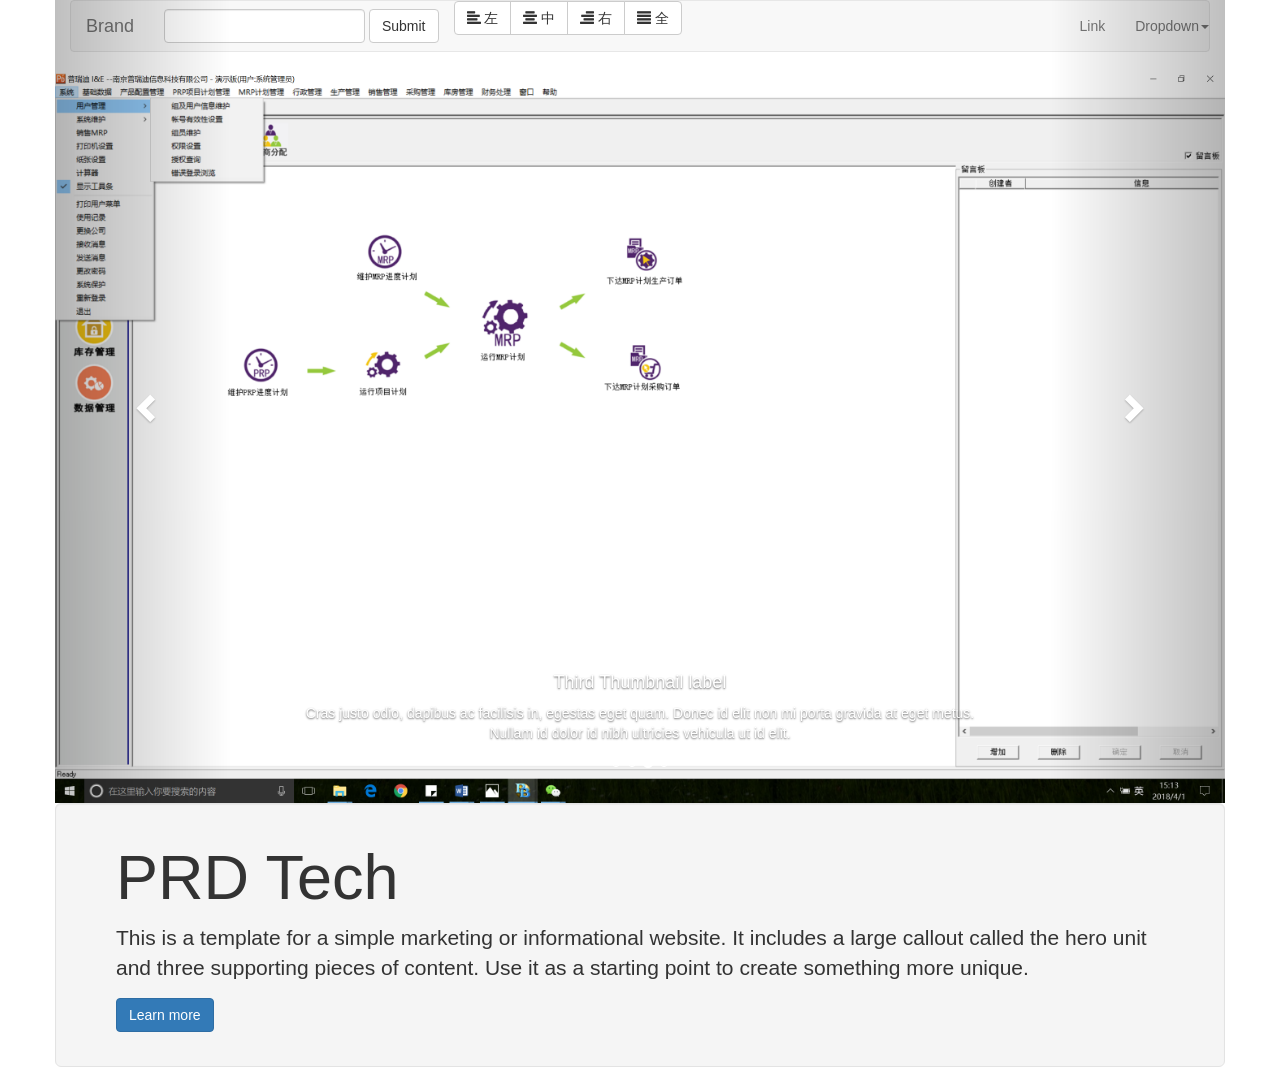
<file: src/main/resources/templates/first_page.html>
<!DOCTYPE html>
<html lang="en">
<head>
    <meta charset="UTF-8">
    <link rel="stylesheet" href="../static/bootstrap/css/bootstrap.min.css">
    <link rel="stylesheet" href="../static/css/icon.css">
    <link rel="stylesheet" href="../static/css/easy_index.css">
    <link rel="shortcut icon" href="../static/images/favicon-32.ico" type="image/x-icon"/>
    <title>Title</title>
</head>
<body>
<div class="container">
    <div class="row clearfix">
        <div class="col-md-12 column">
            <nav class="navbar navbar-default" role="navigation">
                <div class="navbar-header">
                    <button type="button" class="navbar-toggle" data-toggle="collapse" data-target="#bs-example-navbar-collapse-1"> <span class="sr-only">Toggle navigation</span><span class="icon-bar"></span><span class="icon-bar"></span><span class="icon-bar"></span></button> <a class="navbar-brand" href="#">Brand</a>
                </div>

                <div class="btn-group">
                    <button class="btn btn-default" type="button"><em class="glyphicon glyphicon-align-left"></em> 左</button> <button class="btn btn-default" type="button"><em class="glyphicon glyphicon-align-center"></em> 中</button> <button class="btn btn-default" type="button"><em class="glyphicon glyphicon-align-right"></em> 右</button> <button class="btn btn-default" type="button"><em class="glyphicon glyphicon-align-justify"></em> 全</button>
                </div>
                    <form class="navbar-form navbar-left" role="search">
                        <div class="form-group">
                            <input class="form-control" type="text" />
                        </div> <button type="submit" class="btn btn-default">Submit</button>
                    </form>
                    <ul class="nav navbar-nav navbar-right">
                        <li>
                            <a href="#">Link</a>
                        </li>
                        <li class="dropdown">
                            <a href="#" class="dropdown-toggle" data-toggle="dropdown">Dropdown<strong class="caret"></strong></a>
                            <ul class="dropdown-menu">

                            </ul>
                        </li>
                    </ul>
                </div>

            </nav>
            <div class="carousel slide" id="carousel-298047">
                <ol class="carousel-indicators">
                    <li data-slide-to="0" data-target="#carousel-298047">
                    </li>
                    <li data-slide-to="1" data-target="#carousel-298047">
                    </li>
                    <li data-slide-to="2" data-target="#carousel-298047" class="active">
                    </li>
                    <li data-slide-to="3" data-target="#carousel-298047">
                    </li>
                </ol>
                <div class="carousel-inner">
                    <div class="item">
                        <img alt="" src="../static/images/default_003.png" />
                        <div class="carousel-caption">
                            <h4>
                                First Thumbnail label
                            </h4>
                            <p>
                                Cras justo odio, dapibus ac facilisis in, egestas eget quam. Donec id elit non mi porta gravida at eget metus. Nullam id dolor id nibh ultricies vehicula ut id elit.
                            </p>
                        </div>
                    </div>
                    <div class="item">
                        <img alt="" src="../static/images/default_004.png" />
                        <div class="carousel-caption">
                            <h4>
                                First Thumbnail label
                            </h4>
                            <p>
                                Cras justo odio, dapibus ac facilisis in, egestas eget quam. Donec id elit non mi porta gravida at eget metus. Nullam id dolor id nibh ultricies vehicula ut id elit.
                            </p>
                        </div>
                    </div>
                    <div class="item">
                        <img alt="" src="../static/images/default_005.png" />
                        <div class="carousel-caption">
                            <h4>
                                Second Thumbnail label
                            </h4>
                            <p>
                                Cras justo odio, dapibus ac facilisis in, egestas eget quam. Donec id elit non mi porta gravida at eget metus. Nullam id dolor id nibh ultricies vehicula ut id elit.
                            </p>
                        </div>
                    </div>
                    <div class="item active">
                        <img alt="" src="../static/images/default_006.png" />
                        <div class="carousel-caption">
                            <h4>
                                Third Thumbnail label
                            </h4>
                            <p>
                                Cras justo odio, dapibus ac facilisis in, egestas eget quam. Donec id elit non mi porta gravida at eget metus. Nullam id dolor id nibh ultricies vehicula ut id elit.
                            </p>
                        </div>
                    </div>
                </div> <a class="left carousel-control" href="#carousel-298047" data-slide="prev"><span class="glyphicon glyphicon-chevron-left"></span></a> <a class="right carousel-control" href="#carousel-298047" data-slide="next"><span class="glyphicon glyphicon-chevron-right"></span></a>
            </div>
            <div class="jumbotron well">
                <h1>
                    PRD Tech
                </h1>
                <p>
                    This is a template for a simple marketing or informational website. It includes a large callout called the hero unit and three supporting pieces of content. Use it as a starting point to create something more unique.
                </p>
                <p>
                    <a class="btn btn-primary btn-large" href="#">Learn more</a>
                </p>
            </div>
        </div>
    </div>
</div>

</body>


<script src="../static/js/jquery-3.2.1.min.js"></script>
<script src="../static/bootstrap/js/bootstrap.min.js"></script>
</html>
</file>
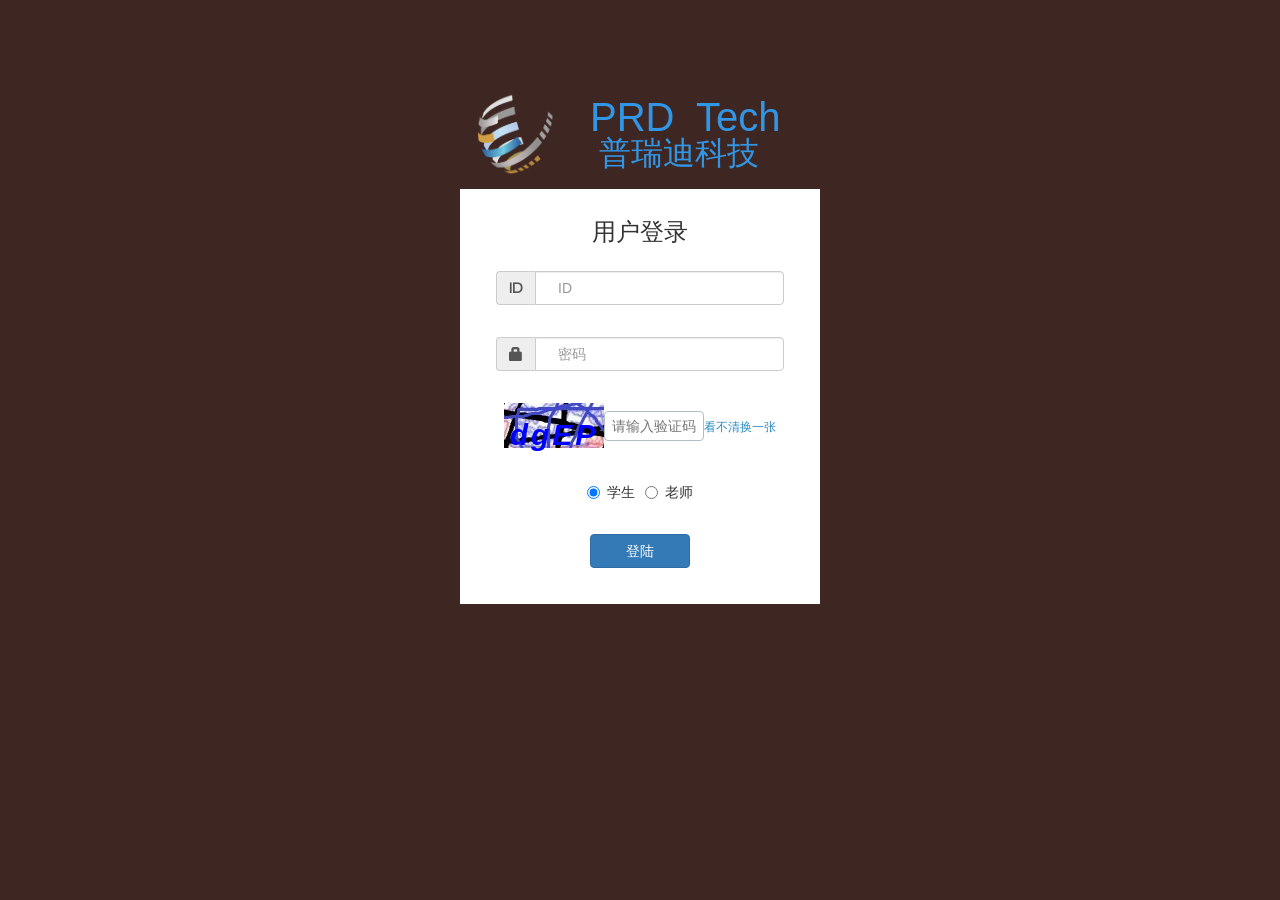
<file: src/main/resources/templates/login.html>
<!DOCTYPE html>
<html lang="en">
<head>
    <meta charset="UTF-8">
    <link rel="stylesheet" href="../static/bootstrap/css/bootstrap.min.css">
    <link rel="shortcut icon" href="../static/images/favicon-32.ico" type="image/x-icon"/>
    <link rel="stylesheet" href="../static/css/login.css">
    <link rel="stylesheet" href="../static/css/icon.css">

    <title>登录界面</title>

</head>
<body onload="createCode()" style="background-color:#3e2723;">
<div class="container">
    <div class="row">
        <div class="col-xs-12">
            <div class="login-box">
                <div><img id="top-logo" src="../static/images/logo.png"></div>
                <div id="logo-text"><span id="logo-text-en">PRD &nbsp;Tech</span><br><span id="logo-text-cn">&nbsp;普瑞迪科技</span></div>
            <div class="login-box-body">
                <div class="login-title"><h3>用户登录</h3></div>
                <div class="input-group">
                    <span class="input-group-addon"><i class="iconfont_2">&#xe611;</i></span>
                    <input id="id" type="text" class="form-control" v-model="id" placeholder="ID">
                </div>
                <div class="input-group">
                    <span class="input-group-addon"><i class="glyphicon glyphicon-lock"></i></span>
                    <input id="password" type="password" class="form-control" v-model="password" placeholder="密码">
                </div>


                <div class="input-group">
                    <table border="0" cellspacing="5" cellpadding="5" >
                        <tr>
                            <td> <div class="code" id="checkCode" onclick="createCode()" ></div></td>
                            <td><input  style=" float:right; width: 100px ; height:30px;border: 0.5px solid #b0bec5; -webkit-border-radius: 4px;-moz-border-radius: 4px;border-radius: 4px; text-align: center"  type="text"   id="inputCode" placeholder="请输入验证码"/></td>
                            <td> <a  href="#" onclick="createCode()">看不清换一张</a></td>
                        </tr>
                    </table>
                </div>

                <div class="input-group">
                    <label class="radio-inline">
                        <input type="radio" name="radio" id="radio1" value="student" checked> 学生
                    </label>
                    <label class="radio-inline">
                        <input type="radio" name="radio" id="radio2"  value="teacher"> 老师
                    </label>
                </div>
                <div class="input-group"><button id="login-button" onclick="userLogin();" type="submit" class="btn btn-primary">登陆</button></div>
            </div>
            </div>
        </div>
    </div>
</div>

<div id="login-alert" class="alert alert-info alert-dismissible fade in" role=alert>
    <button  type="button" class="close" data-dismiss="alert" aria-label="Close" >
        <span aria-hidden="true">&times;</span>
    </button>
    <span>alert content</span>
</div>


<script src="../static/js/jquery-3.2.1.min.js"></script>
<script src="../static/js/js.cookie.js"></script>
<script src="../static/js/vue.js"></script>
<script src="../static/bootstrap/js/bootstrap.min.js"></script>
<script src="./constant.js"></script>
<script>
    $(document).ready(function(){
        $("#id").keydown(function(event){
            if(event.which === 13)
                $("#password")[0].focus();
        });
        $("#password").keydown(function(event){
            if(event.which === 13)
                $("#login-button").click(userLogin());
        });

    });

        function userLogin() {


            var inputCode = document.getElementById("inputCode").value;
            if (inputCode.length <= 0)
            {
                alert("请输入验证码！");
            } else if (inputCode.toUpperCase() == code.toUpperCase()) {

                var Id, Password, Radio;

                Id = $('#id').val();
                Password = $('#password').val();
                Radio = $('input[name="radio"]:checked').val();

                var objJson = {
                    "id":Id,
                    "password":Password,
                    "radio":Radio
                };
                if(Id!=null && Id!=""  && Password!=null && Password!="" ){

                    //validateCode();
                    $.post("http://"+ getLocalIP() +":8080/login",
                        JSON.stringify(objJson),
                        function(data) {
                            if(data.code == 0){


                                if(Radio == "student"){
                                    Cookies.set('s_id', Id,{ expires: 7, path: '' });
                                    Cookies.set('s_account', data.data.account, { expires: 7, path: '' });
                                    alert(Cookies.get('s_account'));
                                    window.open("index_student.html", "_self");
                                }else{
                                    Cookies.set('t_id', Id,{ expires: 7, path: '' });
                                    Cookies.set('t_account', data.data.account, { expires: 7, path: '' });
                                    alert(Cookies.get('t_account'));
                                    window.open("index_teacher.html", "_self");
                                }
                            }
                            else
                                alert(data.msg);
                        },
                        "JSON"
                    )
                }else{
                    alert("关键输入为空！");
                }

            } else {

                alert("验证码输入有误！");
                createCode();
            }


        }

    //生成验证码
    var code;
    function createCode() {
        code = "";
        var codeLength = 4; //验证码的长度
        var checkCode = document.getElementById("checkCode");
        var codeChars = new Array(0, 1, 2, 3, 4, 5, 6, 7, 8, 9,
            'a','b','c','d','e','f','g','h','i','j','k','l','m','n','o','p','q','r','s','t','u','v','w','x','y','z',
            'A', 'B', 'C', 'D', 'E', 'F', 'G', 'H', 'I', 'J', 'K', 'L', 'M', 'N', 'O', 'P', 'Q', 'R', 'S', 'T', 'U', 'V', 'W', 'X', 'Y', 'Z'); //所有候选组成验证码的字符，当然也可以用中文的
        for (var i = 0; i < codeLength; i++) {
            var charNum = Math.floor(Math.random() * 52);
            code += codeChars[charNum];
        }
        if (checkCode) {
            checkCode.className = "code";
            checkCode.innerHTML = code;
        }
    }


</script>

</body>
</html>
</file>
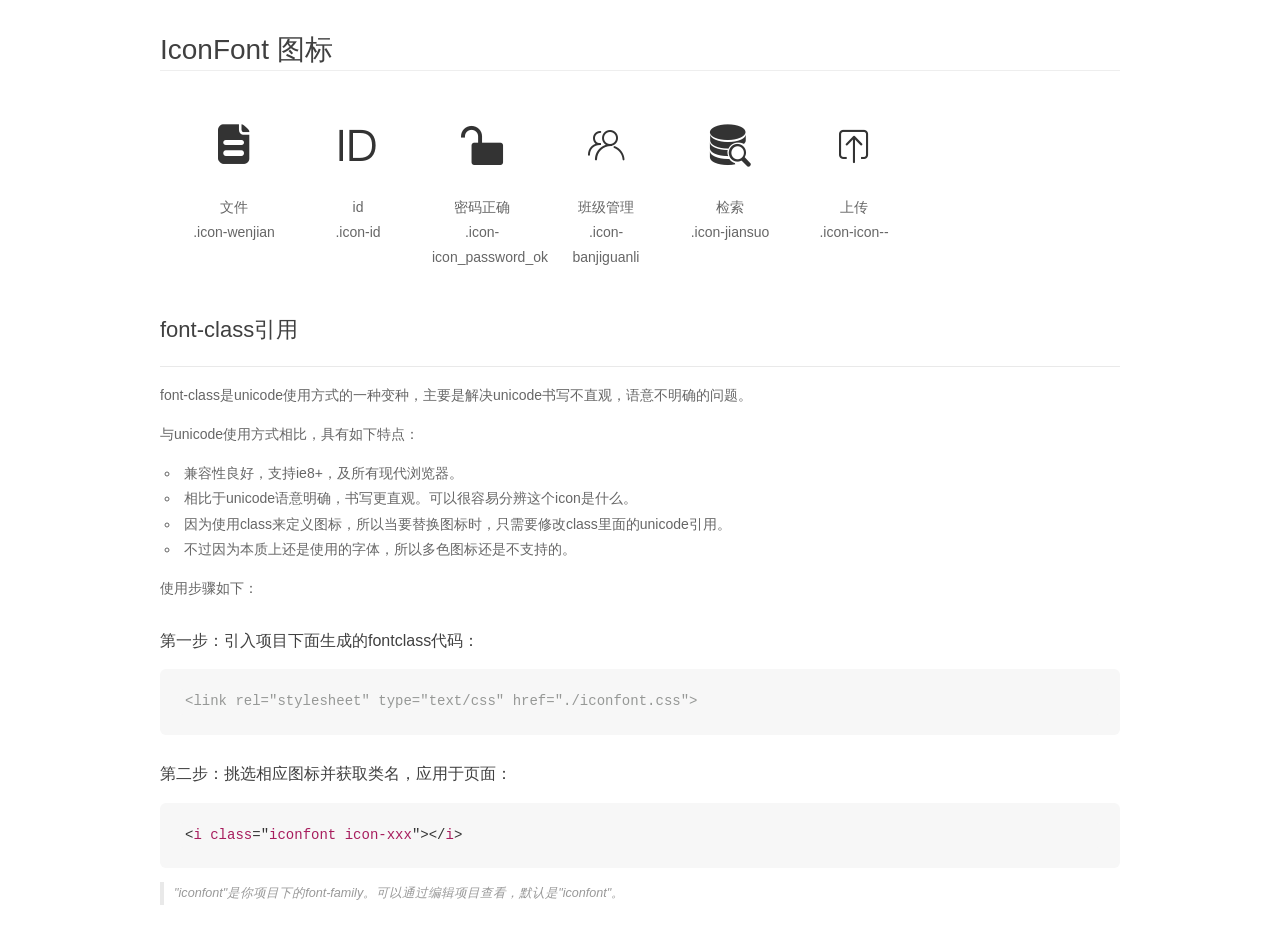
<file: src/main/resources/static/font/demo_fontclass.html>
<!DOCTYPE html>
<html>
<head>
    <meta charset="utf-8"/>
    <title>IconFont</title>
    <link rel="stylesheet" href="demo.css">
    <link rel="stylesheet" href="iconfont.css">
</head>
<body>
    <div class="main markdown">
        <h1>IconFont 图标</h1>
        <ul class="icon_lists clear">
            
                <li>
                <i class="icon iconfont icon-wenjian"></i>
                    <div class="name">文件</div>
                    <div class="fontclass">.icon-wenjian</div>
                </li>
            
                <li>
                <i class="icon iconfont icon-id"></i>
                    <div class="name">id</div>
                    <div class="fontclass">.icon-id</div>
                </li>
            
                <li>
                <i class="icon iconfont icon-icon_password_ok"></i>
                    <div class="name">密码正确</div>
                    <div class="fontclass">.icon-icon_password_ok</div>
                </li>
            
                <li>
                <i class="icon iconfont icon-banjiguanli"></i>
                    <div class="name">班级管理</div>
                    <div class="fontclass">.icon-banjiguanli</div>
                </li>
            
                <li>
                <i class="icon iconfont icon-jiansuo"></i>
                    <div class="name">检索</div>
                    <div class="fontclass">.icon-jiansuo</div>
                </li>
            
                <li>
                <i class="icon iconfont icon-icon--"></i>
                    <div class="name">上传</div>
                    <div class="fontclass">.icon-icon--</div>
                </li>
            
        </ul>

        <h2 id="font-class-">font-class引用</h2>
        <hr>

        <p>font-class是unicode使用方式的一种变种，主要是解决unicode书写不直观，语意不明确的问题。</p>
        <p>与unicode使用方式相比，具有如下特点：</p>
        <ul>
        <li>兼容性良好，支持ie8+，及所有现代浏览器。</li>
        <li>相比于unicode语意明确，书写更直观。可以很容易分辨这个icon是什么。</li>
        <li>因为使用class来定义图标，所以当要替换图标时，只需要修改class里面的unicode引用。</li>
        <li>不过因为本质上还是使用的字体，所以多色图标还是不支持的。</li>
        </ul>
        <p>使用步骤如下：</p>
        <h3 id="-fontclass-">第一步：引入项目下面生成的fontclass代码：</h3>


        <pre><code class="lang-js hljs javascript"><span class="hljs-comment">&lt;link rel="stylesheet" type="text/css" href="./iconfont.css"&gt;</span></code></pre>
        <h3 id="-">第二步：挑选相应图标并获取类名，应用于页面：</h3>
        <pre><code class="lang-css hljs">&lt;<span class="hljs-selector-tag">i</span> <span class="hljs-selector-tag">class</span>="<span class="hljs-selector-tag">iconfont</span> <span class="hljs-selector-tag">icon-xxx</span>"&gt;&lt;/<span class="hljs-selector-tag">i</span>&gt;</code></pre>
        <blockquote>
        <p>"iconfont"是你项目下的font-family。可以通过编辑项目查看，默认是"iconfont"。</p>
        </blockquote>
    </div>
</body>
</html>
</file>
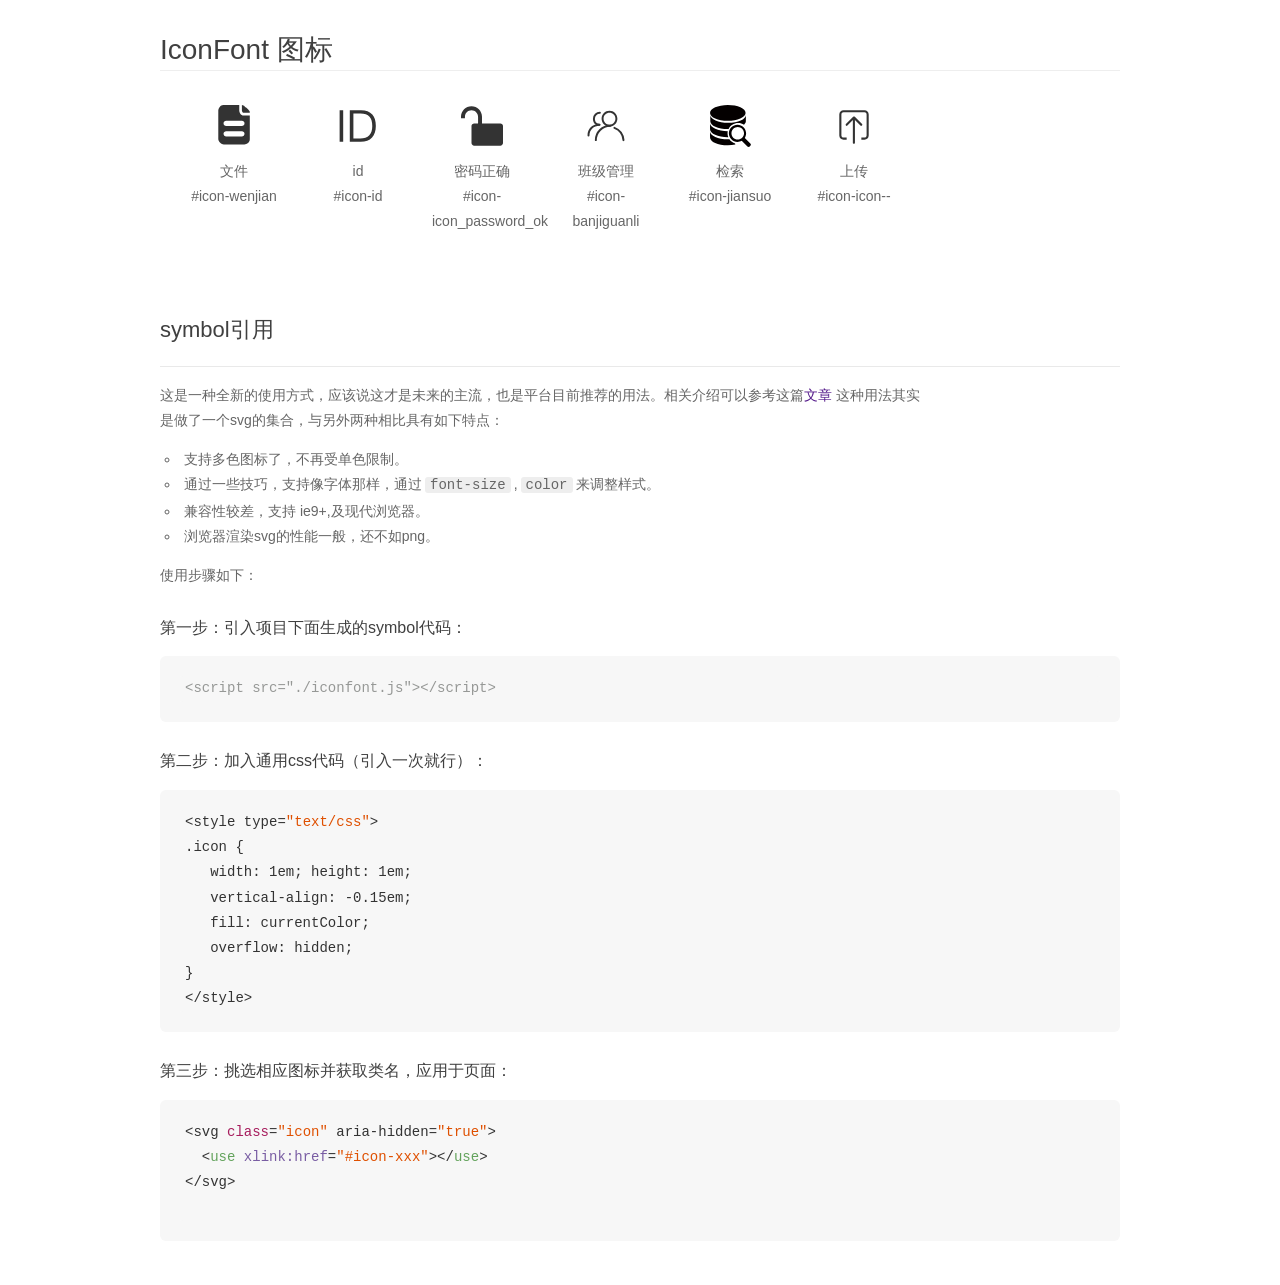
<file: src/main/resources/static/font/demo_symbol.html>
<!DOCTYPE html>
<html>
<head>
    <meta charset="utf-8"/>
    <title>IconFont</title>
    <link rel="stylesheet" href="demo.css">
    <script src="iconfont.js"></script>

    <style type="text/css">
        .icon {
          /* 通过设置 font-size 来改变图标大小 */
          width: 1em; height: 1em;
          /* 图标和文字相邻时，垂直对齐 */
          vertical-align: -0.15em;
          /* 通过设置 color 来改变 SVG 的颜色/fill */
          fill: currentColor;
          /* path 和 stroke 溢出 viewBox 部分在 IE 下会显示
             normalize.css 中也包含这行 */
          overflow: hidden;
        }

    </style>
</head>
<body>
    <div class="main markdown">
        <h1>IconFont 图标</h1>
        <ul class="icon_lists clear">
            
                <li>
                    <svg class="icon" aria-hidden="true">
                        <use xlink:href="#icon-wenjian"></use>
                    </svg>
                    <div class="name">文件</div>
                    <div class="fontclass">#icon-wenjian</div>
                </li>
            
                <li>
                    <svg class="icon" aria-hidden="true">
                        <use xlink:href="#icon-id"></use>
                    </svg>
                    <div class="name">id</div>
                    <div class="fontclass">#icon-id</div>
                </li>
            
                <li>
                    <svg class="icon" aria-hidden="true">
                        <use xlink:href="#icon-icon_password_ok"></use>
                    </svg>
                    <div class="name">密码正确</div>
                    <div class="fontclass">#icon-icon_password_ok</div>
                </li>
            
                <li>
                    <svg class="icon" aria-hidden="true">
                        <use xlink:href="#icon-banjiguanli"></use>
                    </svg>
                    <div class="name">班级管理</div>
                    <div class="fontclass">#icon-banjiguanli</div>
                </li>
            
                <li>
                    <svg class="icon" aria-hidden="true">
                        <use xlink:href="#icon-jiansuo"></use>
                    </svg>
                    <div class="name">检索</div>
                    <div class="fontclass">#icon-jiansuo</div>
                </li>
            
                <li>
                    <svg class="icon" aria-hidden="true">
                        <use xlink:href="#icon-icon--"></use>
                    </svg>
                    <div class="name">上传</div>
                    <div class="fontclass">#icon-icon--</div>
                </li>
            
        </ul>


        <h2 id="symbol-">symbol引用</h2>
        <hr>

        <p>这是一种全新的使用方式，应该说这才是未来的主流，也是平台目前推荐的用法。相关介绍可以参考这篇<a href="">文章</a>
        这种用法其实是做了一个svg的集合，与另外两种相比具有如下特点：</p>
        <ul>
          <li>支持多色图标了，不再受单色限制。</li>
          <li>通过一些技巧，支持像字体那样，通过<code>font-size</code>,<code>color</code>来调整样式。</li>
          <li>兼容性较差，支持 ie9+,及现代浏览器。</li>
          <li>浏览器渲染svg的性能一般，还不如png。</li>
        </ul>
        <p>使用步骤如下：</p>
        <h3 id="-symbol-">第一步：引入项目下面生成的symbol代码：</h3>
        <pre><code class="lang-js hljs javascript"><span class="hljs-comment">&lt;script src="./iconfont.js"&gt;&lt;/script&gt;</span></code></pre>
        <h3 id="-css-">第二步：加入通用css代码（引入一次就行）：</h3>
        <pre><code class="lang-js hljs javascript">&lt;style type=<span class="hljs-string">"text/css"</span>&gt;
.icon {
   width: <span class="hljs-number">1</span>em; height: <span class="hljs-number">1</span>em;
   vertical-align: <span class="hljs-number">-0.15</span>em;
   fill: currentColor;
   overflow: hidden;
}
&lt;<span class="hljs-regexp">/style&gt;</span></code></pre>
        <h3 id="-">第三步：挑选相应图标并获取类名，应用于页面：</h3>
        <pre><code class="lang-js hljs javascript">&lt;svg <span class="hljs-class"><span class="hljs-keyword">class</span></span>=<span class="hljs-string">"icon"</span> aria-hidden=<span class="hljs-string">"true"</span>&gt;<span class="xml"><span class="hljs-tag">
  &lt;<span class="hljs-name">use</span> <span class="hljs-attr">xlink:href</span>=<span class="hljs-string">"#icon-xxx"</span>&gt;</span><span class="hljs-tag">&lt;/<span class="hljs-name">use</span>&gt;</span>
</span>&lt;<span class="hljs-regexp">/svg&gt;
        </span></code></pre>
    </div>
</body>
</html>
</file>
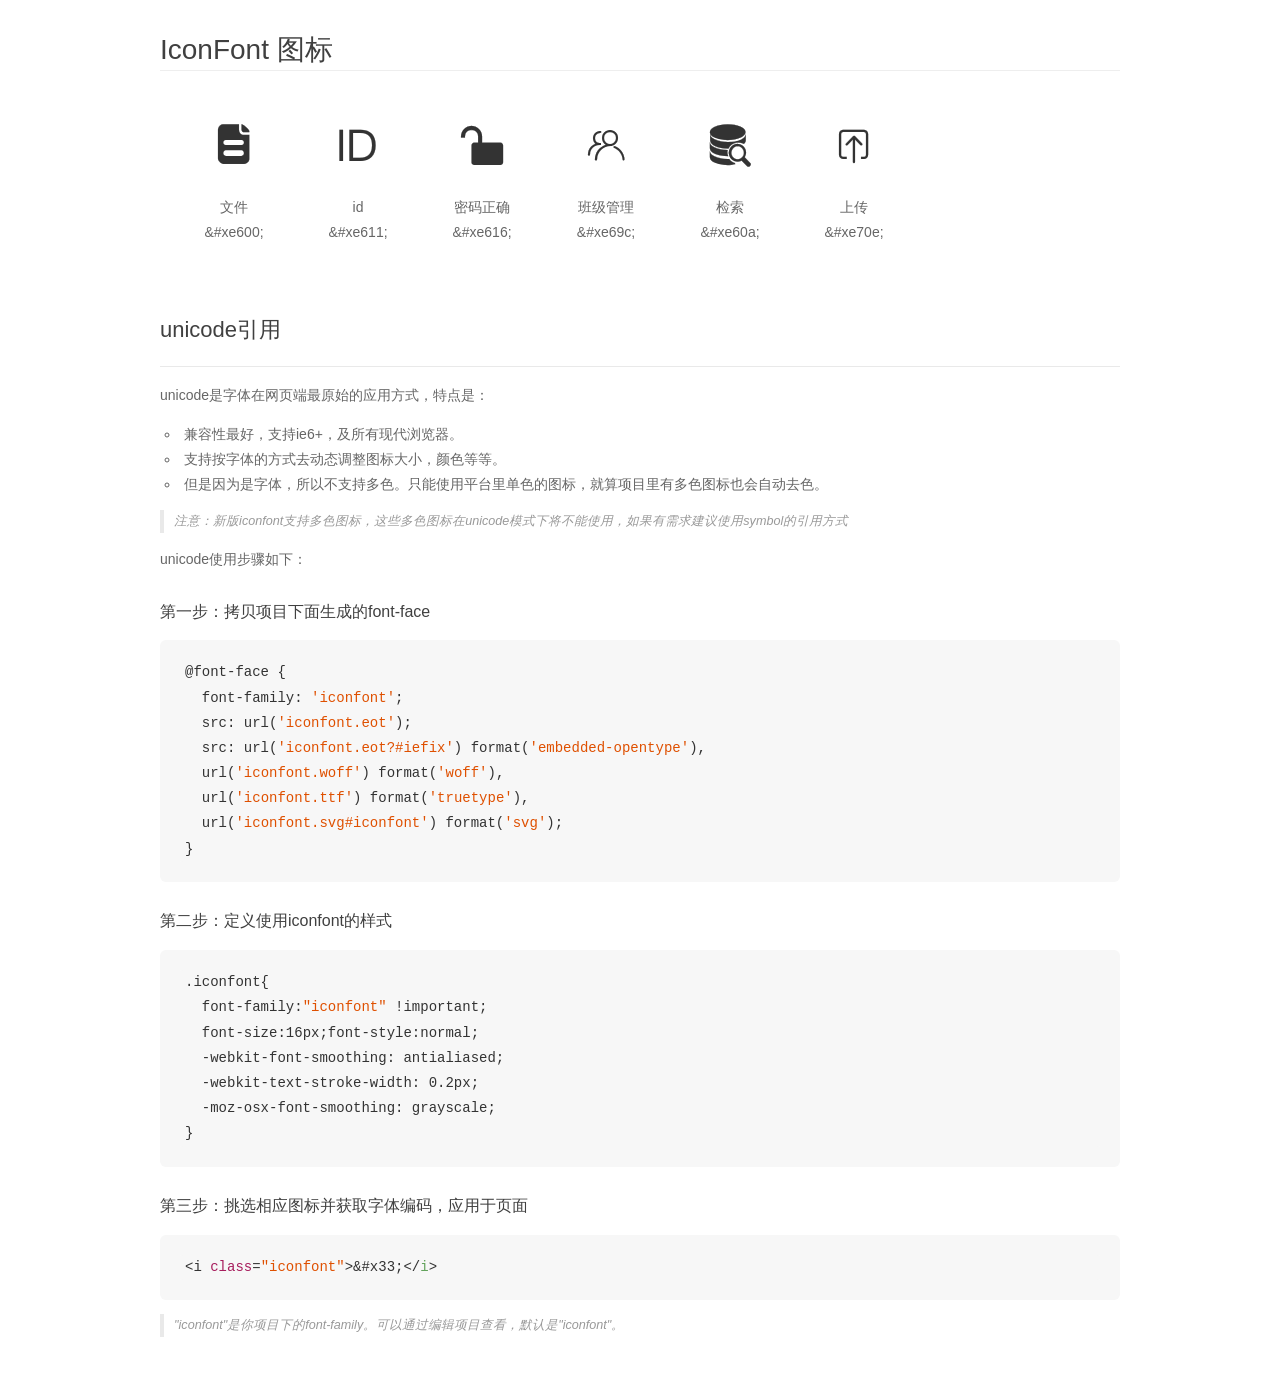
<file: src/main/resources/static/font/demo_unicode.html>
<!DOCTYPE html>
<html>
<head>
    <meta charset="utf-8"/>
    <title>IconFont</title>
    <link rel="stylesheet" href="demo.css">

    <style type="text/css">

        @font-face {font-family: "iconfont";
          src: url('iconfont.eot'); /* IE9*/
          src: url('iconfont.eot#iefix') format('embedded-opentype'), /* IE6-IE8 */
          url('iconfont.woff') format('woff'), /* chrome, firefox */
          url('iconfont.ttf') format('truetype'), /* chrome, firefox, opera, Safari, Android, iOS 4.2+*/
          url('iconfont.svg#iconfont') format('svg'); /* iOS 4.1- */
        }

        .iconfont {
          font-family:"iconfont" !important;
          font-size:16px;
          font-style:normal;
          -webkit-font-smoothing: antialiased;
          -webkit-text-stroke-width: 0.2px;
          -moz-osx-font-smoothing: grayscale;
        }

    </style>
</head>
<body>
    <div class="main markdown">
        <h1>IconFont 图标</h1>
        <ul class="icon_lists clear">
            
                <li>
                <i class="icon iconfont">&#xe600;</i>
                    <div class="name">文件</div>
                    <div class="code">&amp;#xe600;</div>
                </li>
            
                <li>
                <i class="icon iconfont">&#xe611;</i>
                    <div class="name">id</div>
                    <div class="code">&amp;#xe611;</div>
                </li>
            
                <li>
                <i class="icon iconfont">&#xe616;</i>
                    <div class="name">密码正确</div>
                    <div class="code">&amp;#xe616;</div>
                </li>
            
                <li>
                <i class="icon iconfont">&#xe69c;</i>
                    <div class="name">班级管理</div>
                    <div class="code">&amp;#xe69c;</div>
                </li>
            
                <li>
                <i class="icon iconfont">&#xe60a;</i>
                    <div class="name">检索</div>
                    <div class="code">&amp;#xe60a;</div>
                </li>
            
                <li>
                <i class="icon iconfont">&#xe70e;</i>
                    <div class="name">上传</div>
                    <div class="code">&amp;#xe70e;</div>
                </li>
            
        </ul>
        <h2 id="unicode-">unicode引用</h2>
        <hr>

        <p>unicode是字体在网页端最原始的应用方式，特点是：</p>
        <ul>
        <li>兼容性最好，支持ie6+，及所有现代浏览器。</li>
        <li>支持按字体的方式去动态调整图标大小，颜色等等。</li>
        <li>但是因为是字体，所以不支持多色。只能使用平台里单色的图标，就算项目里有多色图标也会自动去色。</li>
        </ul>
        <blockquote>
        <p>注意：新版iconfont支持多色图标，这些多色图标在unicode模式下将不能使用，如果有需求建议使用symbol的引用方式</p>
        </blockquote>
        <p>unicode使用步骤如下：</p>
        <h3 id="-font-face">第一步：拷贝项目下面生成的font-face</h3>
        <pre><code class="lang-js hljs javascript">@font-face {
  font-family: <span class="hljs-string">'iconfont'</span>;
  src: url(<span class="hljs-string">'iconfont.eot'</span>);
  src: url(<span class="hljs-string">'iconfont.eot?#iefix'</span>) format(<span class="hljs-string">'embedded-opentype'</span>),
  url(<span class="hljs-string">'iconfont.woff'</span>) format(<span class="hljs-string">'woff'</span>),
  url(<span class="hljs-string">'iconfont.ttf'</span>) format(<span class="hljs-string">'truetype'</span>),
  url(<span class="hljs-string">'iconfont.svg#iconfont'</span>) format(<span class="hljs-string">'svg'</span>);
}
</code></pre>
        <h3 id="-iconfont-">第二步：定义使用iconfont的样式</h3>
        <pre><code class="lang-js hljs javascript">.iconfont{
  font-family:<span class="hljs-string">"iconfont"</span> !important;
  font-size:<span class="hljs-number">16</span>px;font-style:normal;
  -webkit-font-smoothing: antialiased;
  -webkit-text-stroke-width: <span class="hljs-number">0.2</span>px;
  -moz-osx-font-smoothing: grayscale;
}
</code></pre>
        <h3 id="-">第三步：挑选相应图标并获取字体编码，应用于页面</h3>
        <pre><code class="lang-js hljs javascript">&lt;i <span class="hljs-class"><span class="hljs-keyword">class</span></span>=<span class="hljs-string">"iconfont"</span>&gt;&amp;#x33;<span class="xml"><span class="hljs-tag">&lt;/<span class="hljs-name">i</span>&gt;</span></span></code></pre>

        <blockquote>
        <p>"iconfont"是你项目下的font-family。可以通过编辑项目查看，默认是"iconfont"。</p>
        </blockquote>
    </div>


</body>
</html>
</file>
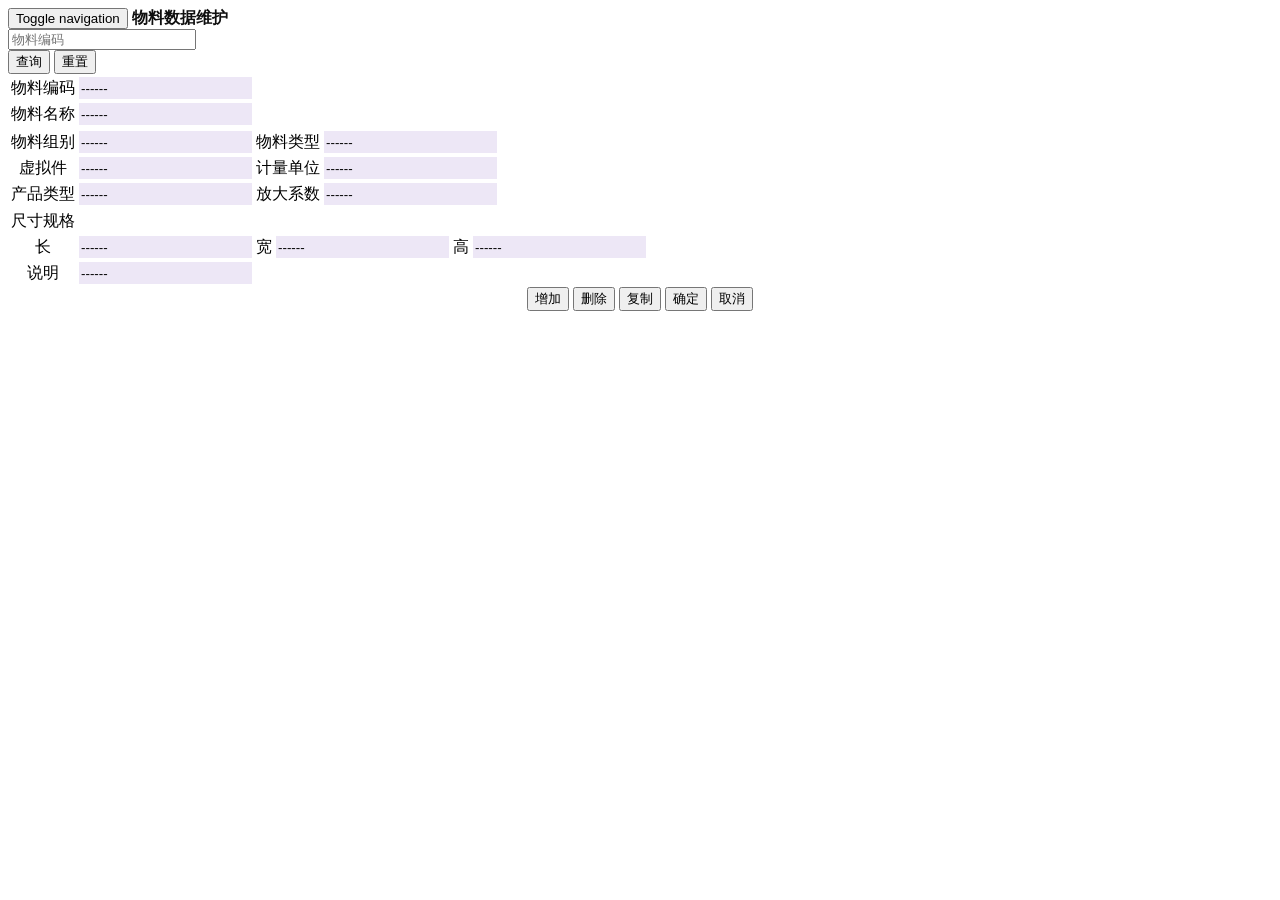
<file: src/main/resources/templates/root/m_jichu/m_tiitm001.html>
<!DOCTYPE html>
<html lang="en">
<head>
    <meta charset="UTF-8">
    <link rel="stylesheet" href="https://lvxz.github.io/bootstrap/css/bootstrap.min.css">

    <title>物料数据维护</title>
    <style>
        #tb_item,#tb_dsca,#tb_citg,#tb_kitm,#tb_ctyp,#tb_fdxs,#tb_ccc,#tb_cck,#tb_ccg,#tb_ccgg,#tb_cpha,#tb_cuni{
            height: 20px;
            border:none;
            background-color: #ede7f6;
        }
        /*#scroll{overflow-y:scroll;height:600px;}*/
        /*.info{height: auto}*/
        /*.form-control{height: 30px}*/

    </style>
</head>
<body >

<div class="container">
    <div class="row clearfix">
        <div class="col-md-12 column">

            <nav class="navbar navbar-default" role="navigation">
                <div class="navbar-header">
                    <button type="button" class="navbar-toggle" data-toggle="collapse" data-target="#bs-example-navbar-collapse-1">
                        <span class="sr-only">Toggle navigation</span>
                        <span class="icon-bar"></span>
                        <span class="icon-bar"></span>
                        <span class="icon-bar"></span>
                    </button> <a class="navbar-brand" style="color: #0f0f0f;font-weight: bold;">物料数据维护</a>
                </div>

                <div class="collapse navbar-collapse" id="bs-example-navbar-collapse-1">

                    <div class="navbar-form navbar-left" role="search">
                        <div class="form-group">
                            <input class="form-control" id="item_id" style="width: 180px" type="text" placeholder="物料编码"/>
                        </div>
                        <button class="btn btn" onclick="searchItem()">查询</button>
                        <button type="reset" class="btn btn-default">重置</button>
                    </div>
                </div>
            </nav>

            <div class="row clearfix">
                <div class="col-md-4 column" >
                    <div class="row pre-scrollable "id="scroll" style="max-height: 460px">
                            <aaa>

                            </aaa>
                    </div>

                </div>
                <div class="col-md-8 column"  style="text-align: center">
                    <table class="table table-bordered table-condensed">
                        <tbody>
                        <tr >
                            <td class="info">物料编码</td><td><input type="text" class="form-control" id="tb_item" value="------"/></td>
                        </tr>
                        <tr>
                            <td>物料名称</td><td><input type="text" class="form-control" id="tb_dsca" value="------"/></td>
                        </tr>
                        </tbody>
                    </table>

                    <table class="table table-bordered table-condensed" >
                        <tbody>

                        <tr>
                            <td>物料组别</td><td><input type="text" class="form-control" id="tb_citg" value="------"/></td>
                            <td>物料类型</td><td><input type="text" class="form-control" id="tb_kitm" value="------"/></td>
                        </tr>
                        <tr>
                            <td>虚拟件</td><td><input type="text" class="form-control" id="tb_cpha" value="------"/></td>
                            <td>计量单位</td><td><input type="text" class="form-control" id="tb_cuni" value="------"/></td>
                        </tr>
                        <tr>
                            <td>产品类型</td><td><input type="text" class="form-control" id="tb_ctyp" value="------"/></td>
                            <td>放大系数</td><td><input type="text" class="form-control" id="tb_fdxs" value="------"/></td>
                        </tr>

                        </tbody>
                    </table>

                    <table class="table table-bordered table-condensed">
                        <tbody>
                        <tr class="info">
                            <td>尺寸规格</td>
                        </tr>
                        <tr>
                            <td>长</td><td><input type="text" class="form-control" id="tb_ccc" value="------"/></td>
                            <td>宽</td><td><input type="text" class="form-control" id="tb_cck" value="------"/></td>
                            <td>高</td><td><input type="text" class="form-control" id="tb_ccg" value="------"/></td>
                        </tr>

                        <tr>
                            <td>说明</td><td><input type="text" class="form-control" id="tb_ccgg" value="------"/></td>
                        </tr>
                        </tbody>
                    </table>
                    <div class="btn-group pull-right">
                        <button class="btn btn-default" type="button">增加</button>
                        <button class="btn btn-default" type="button">删除</button>
                        <button class="btn btn-default" type="button">复制</button>
                        <button class="btn btn-default" type="button">确定</button>
                        <button class="btn btn-default" type="button">取消</button>
                    </div>
                </div>
            </div>
        </div>
    </div>
</div>
</body>

<script src="https://lvxz.github.io/bootstrap/jquery-3.2.1.min.js"></script>
<script src="https://lvxz.github.io/bootstrap/js/bootstrap.min.js"></script>
<script src="https://lvxz.github.io/js/js.cookie.js"></script>
<script>
    changeSize();
    function changeSize() {
        var wheight=$(window).height()-190;
        var count= $("table").length;
        console.log(count);
        $("table").height(wheight/count);
        $(".col-md-8").height(wheight);
        $(".col-md-4").height(wheight);
        console.log(wheight);
    }

    function test(obj) {
        $(".success").removeClass("success");
        $(obj).addClass("success");
        get_m_tiitm001_one($(obj).attr('id'));
    }

    get_m_tiitm001();
    <!--获取存储物料列表-->
    function get_m_tiitm001() {

        var objJson = {
        };
            $.post("http://127.0.0.1:8080/m_tiitm001_all",
                JSON.stringify(objJson),
                function(data) {
                    if(data.code==1){
                        console.log(data);
                        make_m_tiitm001(data.data);
                    }else {
                        alert(data.msg);
                    }
                },
                "JSON"
            )
    }

    <!--生成存储物料列表-->
    function make_m_tiitm001(data) {

        var $table = $('<table class="table table-bordered table-condensed" style="height: 600px; " ;"></table>');
        $("aaa").append($table);

        var $thead = $('<thead>' +
            '<tr class="warning">' +
            '<th>编号</th><th>物料编码</th><th>物料名称</th>' +
            '</tr></thead>');
        $($table).append($thead);

        var $tbody = $('<tbody></tbody>');
        $($table).append($tbody);

        for(var i=0 ;i<data.length;i++){
            if(i==0){
                var $tr = $('<tr onclick="test(this)" class="success" id="'+data[i].item+'"></tr>');
            }else{
                var $tr = $('<tr onclick="test(this)" id="'+data[i].item+'"></tr>');
            }

            var $td1 = $('<td>'+ (i+1) +'</td>');
            var $td2 = $('<td>'+ data[i].item +'</td>');
            var $td3 = $('<td>'+ data[i].dsca +'</td>');

            $tr.append($td1);
            $tr.append($td2);
            $tr.append($td3);
            $tbody.append($tr);
        }

        get_m_tiitm001_one(data[0].item);

    }


    <!--获取存储物料具体信息-->
    function get_m_tiitm001_one(itemId) {

        var objJson = {
            "itemId":itemId
        };

        $.post("http://127.0.0.1:8080/m_tiitm001_one",
            JSON.stringify(objJson),
            function(data) {
                if(data.code==11){
                    console.log(data);
                    make_m_tiitm001_one(data.data);
                }else {
                    alert(data.msg);
                }
            },
            "JSON"
        )
    }

    function make_m_tiitm001_one(data) {
        $('#tb_item').val(data.item);
        $('#tb_dsca').val(data.dsca);
        $('#tb_citg').val(data.citg);
        $('#tb_kitm').val(data.kitm);
        $('#tb_ctyp').val(data.ctyp);
        $('#tb_fdxs').val(data.fdxs);
        $('#tb_ccc').val(data.ccc);
        $('#tb_cck').val(data.cck);
        $('#tb_ccg').val(data.ccg);
        $('#tb_ccgg').val(data.ccgg);
        $('#tb_cpha').val(data.cpha);
        $('#tb_cuni').val(data.cuni);
    }
    
    function searchItem() {

        var ItemId = $('#item_id').val();
        $(".success").removeClass("success");
        $('#'+ItemId).addClass("success");//更换锁定
        get_m_tiitm001_one(ItemId);
    }

</script>
</html>
</file>
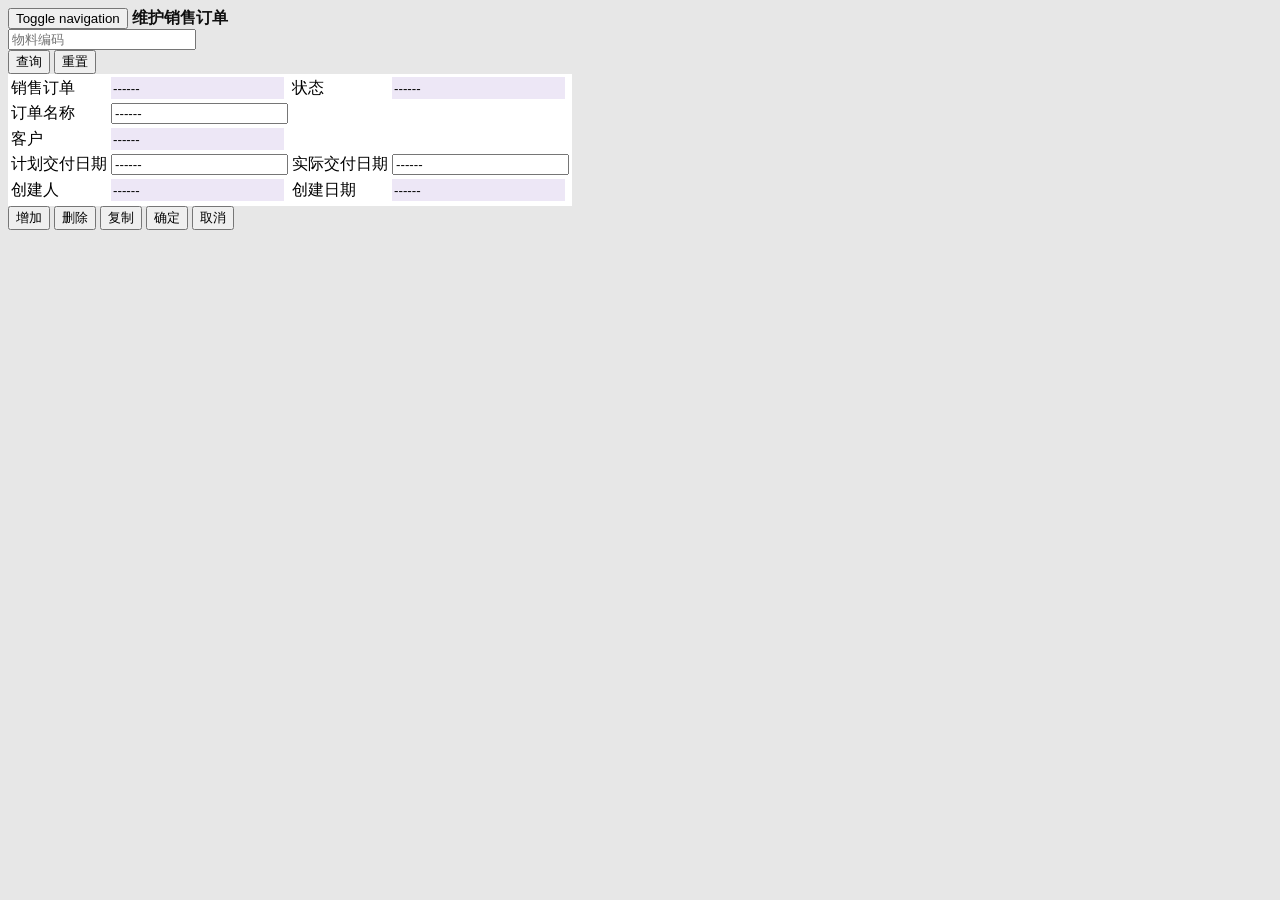
<file: src/main/resources/templates/root/m_so/m_tdsal001_maintain.html>
<!DOCTYPE html>
<html lang="en">
<head>
    <meta charset="UTF-8">
    <link rel="stylesheet" href="https://lvxz.github.io/bootstrap/css/bootstrap.min.css">

    <title>维护销售订单</title>
    <style>
        #tb_ddh,#tb_stat,#tb_is,#tb_cuno,#tb_createby,#tb_createdate
        {
            height: 20px;
            border:none;
            background-color: #ede7f6;
        }
        body{background: #e7e7e7}
        table{background: white}
    </style>
</head>
<body>

<div class="container">
    <div class="row clearfix">
        <div class="col-md-12 column">

            <nav class="navbar navbar-default" role="navigation">
                <div class="navbar-header">
                    <button type="button" class="navbar-toggle" data-toggle="collapse" data-target="#bs-example-navbar-collapse-1">
                        <span class="sr-only">Toggle navigation</span>
                        <span class="icon-bar"></span>
                        <span class="icon-bar"></span>
                        <span class="icon-bar"></span>
                    </button> <a class="navbar-brand" style="color: #0f0f0f;font-weight: bold;">维护销售订单</a>
                </div>

                <div class="collapse navbar-collapse" id="bs-example-navbar-collapse-1">

                    <div class="navbar-form navbar-left" role="search">
                        <div class="form-group">
                            <input class="form-control" id="item_id" style="width: 180px" type="text" placeholder="物料编码"/>
                        </div>
                        <button class="btn btn" onclick="searchItem()">查询</button>
                        <button type="reset" class="btn btn-default">重置</button>
                    </div>
                </div>
            </nav>

            <div class="row clearfix">
                <div class="col-md-4 column">
                    <div class="row pre-scrollable" id="scroll" style="max-height: 460px">
                        <aaa>

                        </aaa>
                    </div>

                </div>
                <div class="col-md-8 column">
                    <table class="table table-bordered table-condensed">
                        <tbody>
                        <tr>
                            <td class="info">销售订单</td><td><input type="text" class="form-control" id="tb_ddh" value="------"  /></td>
                            <td >状态</td><td><input type="text" class="form-control" id="tb_stat" value="------" readonly="readonly" ></td>
                        </tr>
                        <tr>
                            <td >订单名称</td><td><input type="text" class="form-control" id="tb_ddname" value="------"/></td>
                        </tr>
                        <tr>
                            <td >客户</td><td><input type="text" class="form-control" id="tb_cuno" value="------"></td>
                        </tr>
                        <tr>
                            <td>计划交付日期</td><td><input type="text" class="form-control" id="tb_jhdt" value="------" readonly="readonly" /></td>
                            <td>实际交付日期</td><td><input type="text" class="form-control" id="tb_jfdt" value="------" readonly="readonly" /></td>

                        </tr>
                        <tr>
                            <td >创建人</td><td><input type="text" class="form-control" id="tb_createby" value="------" readonly="readonly" /></td>
                            <td >创建日期</td><td><input type="text" class="form-control" id="tb_createdate" value="------ "readonly="readonly" /></td>
                        </tr>

                        <tr> </tr>

                        </tbody>


                    </table>

                    <div class="btn-group pull-right">
                        <button class="btn btn-default" type="button">增加</button>
                        <button class="btn btn-default" type="button">删除</button>
                        <button class="btn btn-default" type="button">复制</button>
                        <button class="btn btn-default" type="button">确定</button>
                        <button class="btn btn-default" type="button">取消</button>
                    </div>
                </div>
            </div>
        </div>
    </div>
</div>
</body>

<script src="https://lvxz.github.io/bootstrap/jquery-3.2.1.min.js"></script>
<script src="https://lvxz.github.io/bootstrap/js/bootstrap.min.js"></script>
<script src="https://lvxz.github.io/js/js.cookie.js"></script>
<script>
    changeSize();
    function changeSize() {
        var wheight=$(window).height()-140;
        var count= $("table").length;
        console.log(count);
        $("table").height(wheight/count);
        $(".col-md-8").height(wheight);
        $(".col-md-4").height(wheight);
        console.log(wheight);
    }

    function test(obj) {
        $(".success").removeClass("success");
        $(obj).addClass("success");
        get_m_whxsdd_one($(obj).attr('id'));
    }

    get_m_whxsdd();
    <!--获取存储物料列表-->
    function get_m_whxsdd() {

        var objJson = {
        };
        $.post("http://127.0.0.1:8080/m_whxsdd_all",
            JSON.stringify(objJson),
            function(data) {
                if(data.code==2){
                    console.log(data);
                    make_m_whxsdd(data.data);
                }else {
                    alert(data.msg);
                }
            },
            "JSON"
        )
    }

    <!--生成存储物料列表-->
    function make_m_whxsdd(data) {

        var $table = $('<table class="table table-bordered table-condensed"></table>');
        $("aaa").append($table);

        var $thead = $('<thead>' +
            '<tr class="warning">' +
            '<th>编号</th><th>销售订单</th><th>状态</th>' +
            '</tr></thead>');
        $($table).append($thead);

        var $tbody = $('<tbody></tbody>');
        $($table).append($tbody);

        for(var i=0 ;i<data.length;i++){
            if(i==0){
                var $tr = $('<tr onclick="test(this)" class="success" id="'+data[i].ddh+'"></tr>');
            }else{
                var $tr = $('<tr onclick="test(this)" id="'+data[i].ddh+'"></tr>');
            }

            var $td1 = $('<td>'+ (i+1) +'</td>');
            var $td2 = $('<td>'+ data[i].ddh +'</td>');
            var $td3 = $('<td>'+ data[i].stat+'</td>');

            $tr.append($td1);
            $tr.append($td2);
            $tr.append($td3);
            $tbody.append($tr);
        }

        get_m_whxsdd_one(data[0].ddh.toString());
        console.log(data[0].ddh);

    }


    <!--获取存储物料具体信息-->
    function get_m_whxsdd_one(ddh) {
        var objJson = {
            "ddh":ddh
        };
        $.post("http://127.0.0.1:8080/m_whxsdd_one",
            JSON.stringify(objJson),
            function(data) {
                if(data.code==22){
                    console.log(data);
                    make_m_whxsdd_one(data.data);
                }else {
                    alert(data.msg);
                }
            },
            "JSON"
        )
    }

    function make_m_whxsdd_one(data) {
        $('#tb_ddh').val(data.ddh);
        $('#tb_stat').val(data.stat);
        $('#tb_ddname').val(data.ddname);
        $('#tb_cuno').val(data.cuno);
        $('#tb_jhdt').val(data.jhdt);
        $('#tb_jfdt').val(data.jfdt);
        $('#tb_createby').val(data.fdxs);
        $('#tb_createdate').val(data.createdate);

    }

    function searchItem() {
        var Ddh = $('#tb_ddh').val();
        $(".success").removeClass("success");
        $('#'+Ddh).addClass("success");//更换锁定
        get_m_whxsdd_one(Ddh);
    }

</script>
</html>
</file>
<file: src/main/resources/static/css/icon.css>
@font-face {
    font-family: 'iconfont';  /* project id 604056 */
    src: url('../font/iconfont.ttf'),
    url('../font/iconfont.svg'),
    url('../font/iconfont.woff'),
    url('../font/iconfont.woff');
}

.iconfont {/*对阿里图标进行修饰*/
     /*color: #c12e2a;*/
     font-family:"iconfont" !important;
     font-style:normal;
    /* font-weight: bold;!*加粗*!*/
     -webkit-font-smoothing: antialiased;
     -moz-osx-font-smoothing: grayscale;
 }

.iconfont_2 {/*对阿里图标进行修饰*/
    /*color: #c12e2a;*/
    font-family:"iconfont" !important;
    font-style:normal;
     font-weight: bold;/*加粗*/
    -webkit-font-smoothing: antialiased;
    -moz-osx-font-smoothing: grayscale;
}
</file>
<file: src/main/resources/static/css/easy_index.css>
#top-logo{width:45px;height:45px;}
#logo-text-en{
    font-size: 7px;
    vertical-align: text-top;/*垂直居中*/
    text-align: center;/*水平居中*/
    /*color: #ffffff;*/
}
#user_name,#user_id{
    width: 70px;/*宽度*/
    text-align: center;/*水平居中*/
    border: none;/*划线*/
    font-size: 15px;/*字体大小*/
    color: #0f0f0f;/*颜色*/
    font-weight: bold;/*加粗*/
    vertical-align:middle;
}
#logo-title{
    color: #ffffff;
    vertical-align: text-top;/*垂直居中*/
}
#id, #account{text-indent:10px;}
.input-group{padding:16px;margin-left:auto;margin-right:auto;}
.input-group button{width:100px;}
#login-alert{display:none;}
</file>
<file: src/main/resources/static/css/login.css>
.code
{
    background:url(../images/code.jpg);
    font-family:Arial;
    font-style:italic;
    color:blue;
    font-size:30px;
    border:0;
    padding:2px 3px;
    letter-spacing:3px;
    font-weight:bolder;
    float:left;
    cursor:pointer;
    width:100px;
    height:45px;
    line-height:60px;
    text-align:center;
    vertical-align:middle;

}
a {
    text-decoration:none;
    font-size:12px;
    color:#288bc4;
}
a:hover {
    text-decoration:underline;
}


.login-box{max-width:400px;margin:5% auto;padding:20px;}
#top-logo{width:90px;height:90px;float:left;margin:10px 30px 10px 10px;}
#logo-text{margin:20px;color:rgb(50,150,230);}
#logo-text-en{font-size:40px;line-height:40px;}
#logo-text-cn{font-size:32px;line-height:32px;}
.login-title{padding:10px;text-align:center;}
.login-title h3{margin:0;}
.login-box-body{background-color:white;padding:20px;}
#id,#password{text-indent:10px;}
.input-group{padding:16px;margin-left:auto;margin-right:auto;}
.input-group button{width:100px;}
.checkbox{padding-left:20px;}
#login-alert{display:none;}
</file>
<file: src/main/resources/static/font/demo.css>
*{margin: 0;padding: 0;list-style: none;}
/*
KISSY CSS Reset
理念：1. reset 的目的不是清除浏览器的默认样式，这仅是部分工作。清除和重置是紧密不可分的。
2. reset 的目的不是让默认样式在所有浏览器下一致，而是减少默认样式有可能带来的问题。
3. reset 期望提供一套普适通用的基础样式。但没有银弹，推荐根据具体需求，裁剪和修改后再使用。
特色：1. 适应中文；2. 基于最新主流浏览器。
维护：玉伯<lifesinger@gmail.com>, 正淳<ragecarrier@gmail.com>
 */

/** 清除内外边距 **/
body, h1, h2, h3, h4, h5, h6, hr, p, blockquote, /* structural elements 结构元素 */
dl, dt, dd, ul, ol, li, /* list elements 列表元素 */
pre, /* text formatting elements 文本格式元素 */
form, fieldset, legend, button, input, textarea, /* form elements 表单元素 */
th, td /* table elements 表格元素 */ {
  margin: 0;
  padding: 0;
}

/** 设置默认字体 **/
body,
button, input, select, textarea /* for ie */ {
  font: 12px/1.5 tahoma, arial, \5b8b\4f53, sans-serif;
}
h1, h2, h3, h4, h5, h6 { font-size: 100%; }
address, cite, dfn, em, var { font-style: normal; } /* 将斜体扶正 */
code, kbd, pre, samp { font-family: courier new, courier, monospace; } /* 统一等宽字体 */
small { font-size: 12px; } /* 小于 12px 的中文很难阅读，让 small 正常化 */

/** 重置列表元素 **/
ul, ol { list-style: none; }

/** 重置文本格式元素 **/
a { text-decoration: none; }
a:hover { text-decoration: underline; }


/** 重置表单元素 **/
legend { color: #000; } /* for ie6 */
fieldset, img { border: 0; } /* img 搭车：让链接里的 img 无边框 */
button, input, select, textarea { font-size: 100%; } /* 使得表单元素在 ie 下能继承字体大小 */
/* 注：optgroup 无法扶正 */

/** 重置表格元素 **/
table { border-collapse: collapse; border-spacing: 0; }

/* 清除浮动 */
.ks-clear:after, .clear:after {
  content: '\20';
  display: block;
  height: 0;
  clear: both;
}
.ks-clear, .clear {
  *zoom: 1;
}

.main {
  padding: 30px 100px;
width: 960px;
margin: 0 auto;
}
.main h1{font-size:36px; color:#333; text-align:left;margin-bottom:30px; border-bottom: 1px solid #eee;}

.helps{margin-top:40px;}
.helps pre{
  padding:20px;
  margin:10px 0;
  border:solid 1px #e7e1cd;
  background-color: #fffdef;
  overflow: auto;
}

.icon_lists{
  width: 100% !important;

}

.icon_lists li{
  float:left;
  width: 100px;
  height:180px;
  text-align: center;
  list-style: none !important;
}
.icon_lists .icon{
  font-size: 42px;
  line-height: 100px;
  margin: 10px 0;
  color:#333;
  -webkit-transition: font-size 0.25s ease-out 0s;
  -moz-transition: font-size 0.25s ease-out 0s;
  transition: font-size 0.25s ease-out 0s;

}
.icon_lists .icon:hover{
  font-size: 100px;
}



.markdown {
  color: #666;
  font-size: 14px;
  line-height: 1.8;
}

.highlight {
  line-height: 1.5;
}

.markdown img {
  vertical-align: middle;
  max-width: 100%;
}

.markdown h1 {
  color: #404040;
  font-weight: 500;
  line-height: 40px;
  margin-bottom: 24px;
}

.markdown h2,
.markdown h3,
.markdown h4,
.markdown h5,
.markdown h6 {
  color: #404040;
  margin: 1.6em 0 0.6em 0;
  font-weight: 500;
  clear: both;
}

.markdown h1 {
  font-size: 28px;
}

.markdown h2 {
  font-size: 22px;
}

.markdown h3 {
  font-size: 16px;
}

.markdown h4 {
  font-size: 14px;
}

.markdown h5 {
  font-size: 12px;
}

.markdown h6 {
  font-size: 12px;
}

.markdown hr {
  height: 1px;
  border: 0;
  background: #e9e9e9;
  margin: 16px 0;
  clear: both;
}

.markdown p,
.markdown pre {
  margin: 1em 0;
}

.markdown > p,
.markdown > blockquote,
.markdown > .highlight,
.markdown > ol,
.markdown > ul {
  width: 80%;
}

.markdown ul > li {
  list-style: circle;
}

.markdown > ul li,
.markdown blockquote ul > li {
  margin-left: 20px;
  padding-left: 4px;
}

.markdown > ul li p,
.markdown > ol li p {
  margin: 0.6em 0;
}

.markdown ol > li {
  list-style: decimal;
}

.markdown > ol li,
.markdown blockquote ol > li {
  margin-left: 20px;
  padding-left: 4px;
}

.markdown code {
  margin: 0 3px;
  padding: 0 5px;
  background: #eee;
  border-radius: 3px;
}

.markdown pre {
  border-radius: 6px;
  background: #f7f7f7;
  padding: 20px;
}

.markdown pre code {
  border: none;
  background: #f7f7f7;
  margin: 0;
}

.markdown strong,
.markdown b {
  font-weight: 600;
}

.markdown > table {
  border-collapse: collapse;
  border-spacing: 0px;
  empty-cells: show;
  border: 1px solid #e9e9e9;
  width: 95%;
  margin-bottom: 24px;
}

.markdown > table th {
  white-space: nowrap;
  color: #333;
  font-weight: 600;

}

.markdown > table th,
.markdown > table td {
  border: 1px solid #e9e9e9;
  padding: 8px 16px;
  text-align: left;
}

.markdown > table th {
  background: #F7F7F7;
}

.markdown blockquote {
  font-size: 90%;
  color: #999;
  border-left: 4px solid #e9e9e9;
  padding-left: 0.8em;
  margin: 1em 0;
  font-style: italic;
}

.markdown blockquote p {
  margin: 0;
}

.markdown .anchor {
  opacity: 0;
  transition: opacity 0.3s ease;
  margin-left: 8px;
}

.markdown .waiting {
  color: #ccc;
}

.markdown h1:hover .anchor,
.markdown h2:hover .anchor,
.markdown h3:hover .anchor,
.markdown h4:hover .anchor,
.markdown h5:hover .anchor,
.markdown h6:hover .anchor {
  opacity: 1;
  display: inline-block;
}

.markdown > br,
.markdown > p > br {
  clear: both;
}


.hljs {
  display: block;
  background: white;
  padding: 0.5em;
  color: #333333;
  overflow-x: auto;
}

.hljs-comment,
.hljs-meta {
  color: #969896;
}

.hljs-string,
.hljs-variable,
.hljs-template-variable,
.hljs-strong,
.hljs-emphasis,
.hljs-quote {
  color: #df5000;
}

.hljs-keyword,
.hljs-selector-tag,
.hljs-type {
  color: #a71d5d;
}

.hljs-literal,
.hljs-symbol,
.hljs-bullet,
.hljs-attribute {
  color: #0086b3;
}

.hljs-section,
.hljs-name {
  color: #63a35c;
}

.hljs-tag {
  color: #333333;
}

.hljs-title,
.hljs-attr,
.hljs-selector-id,
.hljs-selector-class,
.hljs-selector-attr,
.hljs-selector-pseudo {
  color: #795da3;
}

.hljs-addition {
  color: #55a532;
  background-color: #eaffea;
}

.hljs-deletion {
  color: #bd2c00;
  background-color: #ffecec;
}

.hljs-link {
  text-decoration: underline;
}

pre{
  background: #fff;
}
</file>
<file: src/main/resources/static/font/iconfont.css>
@font-face {font-family: "iconfont";
  src: url('iconfont.eot?t=1521960559200'); /* IE9*/
  src: url('iconfont.eot?t=1521960559200#iefix') format('embedded-opentype'), /* IE6-IE8 */
  url('[data-uri]') format('woff'),
  url('iconfont.ttf?t=1521960559200') format('truetype'), /* chrome, firefox, opera, Safari, Android, iOS 4.2+*/
  url('iconfont.svg?t=1521960559200#iconfont') format('svg'); /* iOS 4.1- */
}

.iconfont {
  font-family:"iconfont" !important;
  font-size:16px;
  font-style:normal;
  -webkit-font-smoothing: antialiased;
  -moz-osx-font-smoothing: grayscale;
}

.icon-wenjian:before { content: "\e600"; }

.icon-id:before { content: "\e611"; }

.icon-icon_password_ok:before { content: "\e616"; }

.icon-banjiguanli:before { content: "\e69c"; }

.icon-jiansuo:before { content: "\e60a"; }

.icon-icon--:before { content: "\e70e"; }
</file>
